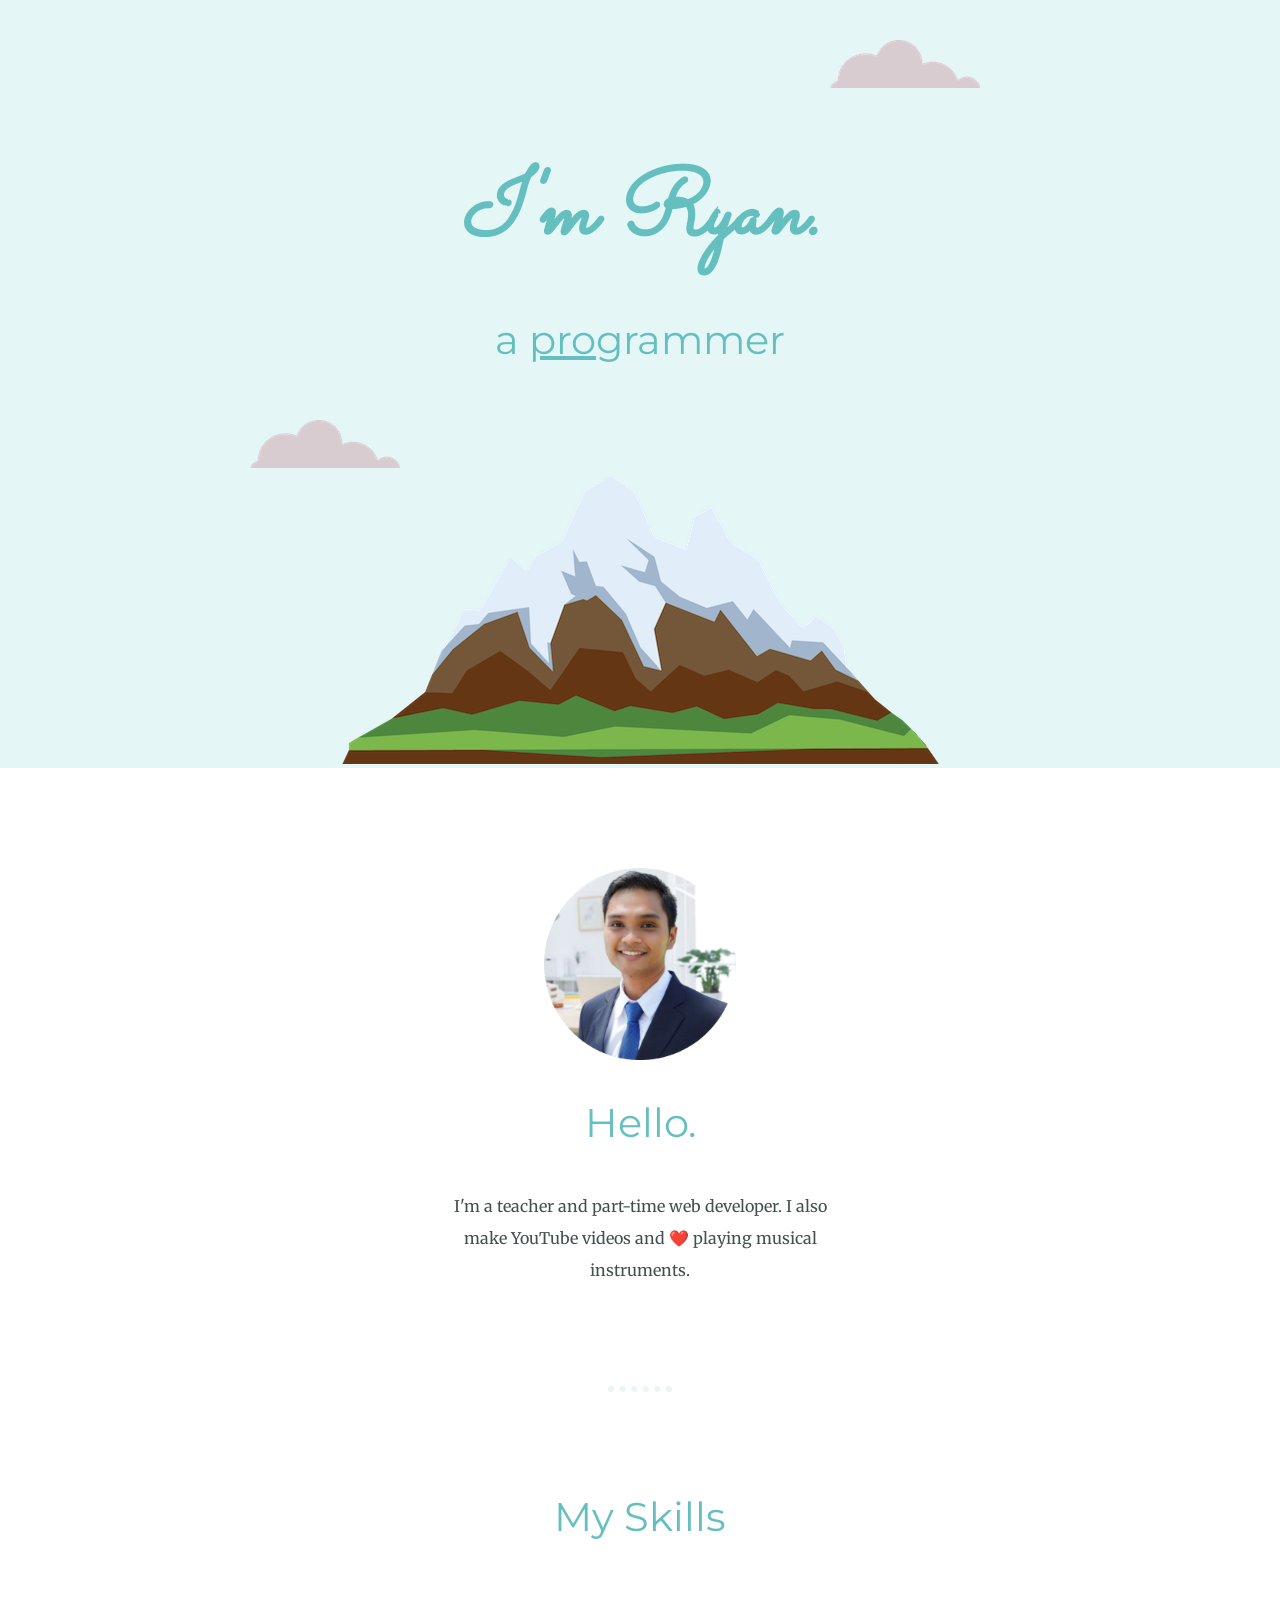
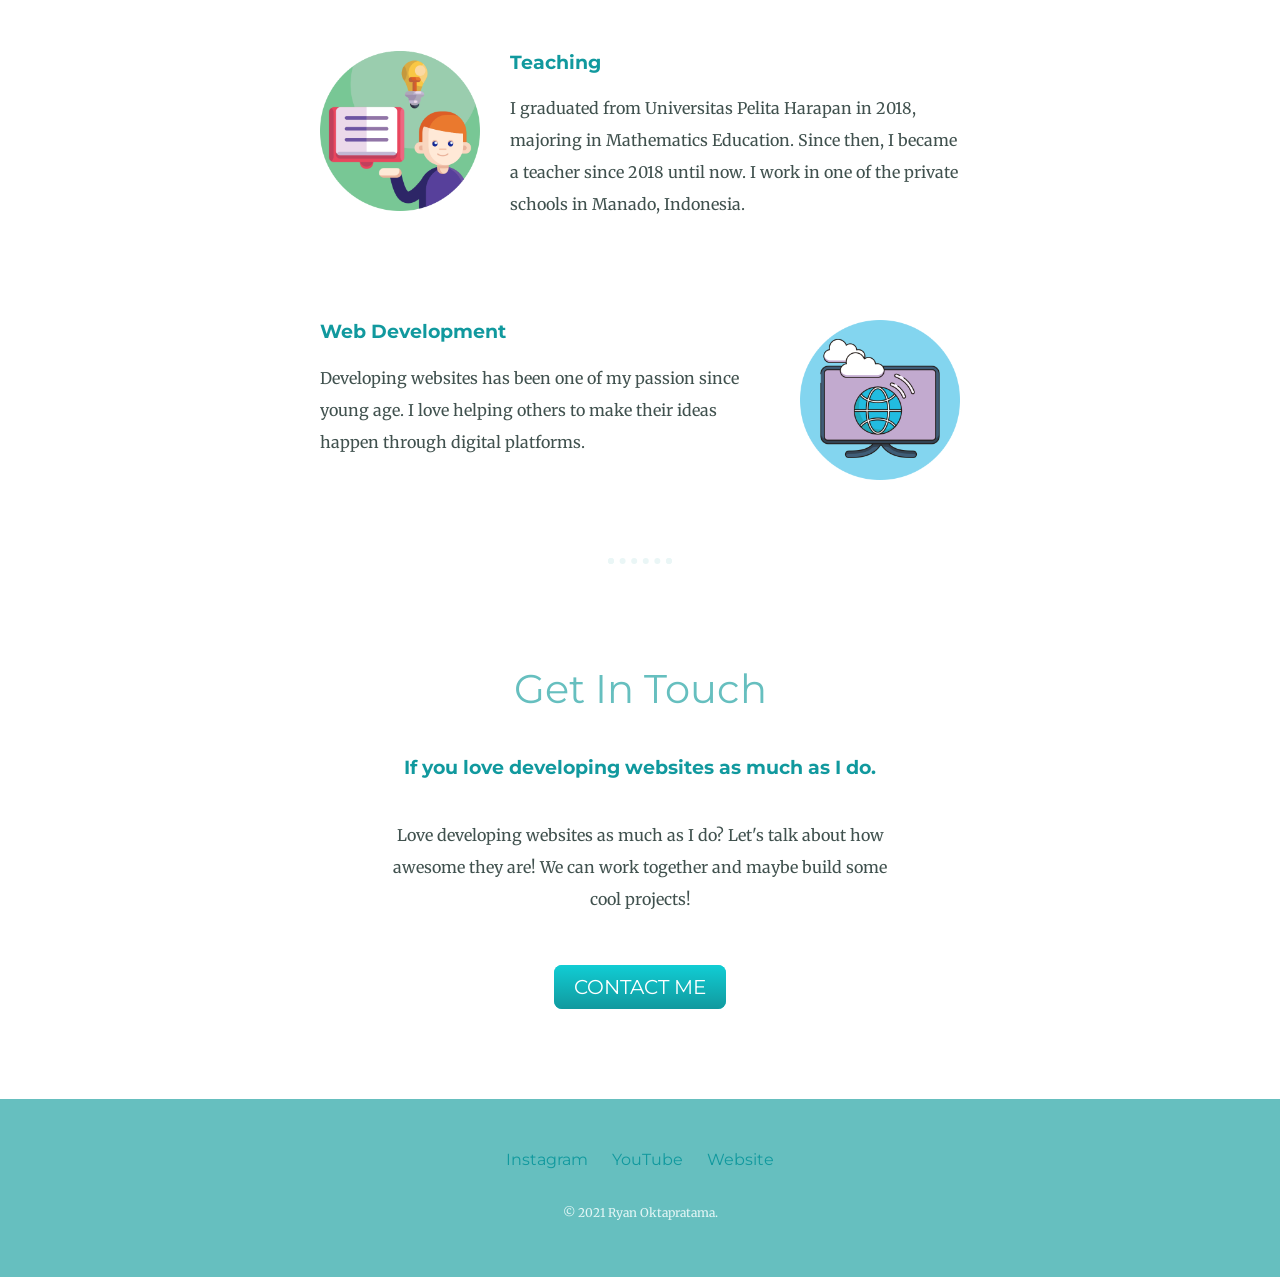
<file: index.html>
<!DOCTYPE html>
<html>
  <head>
    <meta charset="utf-8">
    <title>Ryan Oktapratama</title>
    <link rel="stylesheet" href="css/styles.css">
    <link rel="icon" href="images/vlogger.png">
    <link href="https://fonts.googleapis.com/css2?family=Merriweather&family=Montserrat&family=Sacramento&display=swap" rel="stylesheet">
  </head>
  <body>
  <div class="top-container">
    <img class="top-cloud" src="images/cloud.png" alt="cloud-img">
    <div class="title-text">
      <h1><em>I'm Ryan.</em></h1>
      <h2>a <span class="pro">pro</span>grammer</h2>
    </div>
    <img class="bottom-cloud" src="images/cloud.png" alt="cloud-img">
    <img src="images/mountain.png" alt="mountain-img">
  </div>
  <div class="middle-container">
    <div class="profile">
      <img class="ryan" src="images/ryan.png" alt="ryan">
      <h2>Hello.</h2>
      <p class="introduction">I'm a teacher and part-time web developer. I also make YouTube videos and ❤️ playing musical instruments.</p>
    </div>
    <hr>
    <div class="skills">
      <h2>My Skills</h2>
      <div class="skill-row">
        <img class="teaching" src="images/online teaching.png" alt="teaching">
        <h3>Teaching</h3>
        <p>I graduated from Universitas Pelita Harapan in 2018, majoring in Mathematics Education. Since then, I became a teacher since 2018 until now. I work in one of the private schools in Manado, Indonesia.</p>
      </div>
      <div class="skill-row">
        <img class="web-development" src="images/web development.png" alt="web-development">
        <h3>Web Development</h3>
        <p>Developing websites has been one of my passion since young age. I love helping others to make their ideas happen through digital platforms.</p>
      </div>
    </div>
    <hr>
    <div class="contact-me">
      <h2>Get In Touch</h2>
      <h3>If you love developing websites as much as I do.</h3>
      <p class="contact-message">Love developing websites as much as I do? Let's talk about how awesome they are! We can work together and maybe build some cool projects!</p>
      <a class="btn" href="mailto:ryanroguespeed@gmail.com">CONTACT ME</a>
    </div>
  </div>


  <div class="bottom-container">
    <a class="footer-link" href="https://www.instagram.com/ryan.oktapratama">Instagram</a>
    <a class="footer-link" href="https://youtube.com/c/RyanOktapratama">YouTube</a>
    <a class="footer-link" href="https://www.ryanandfey.com/">Website</a>
    <p class="copyright-message">© 2021 Ryan Oktapratama.</p>
  </div>

  </body>
</html>
</file>
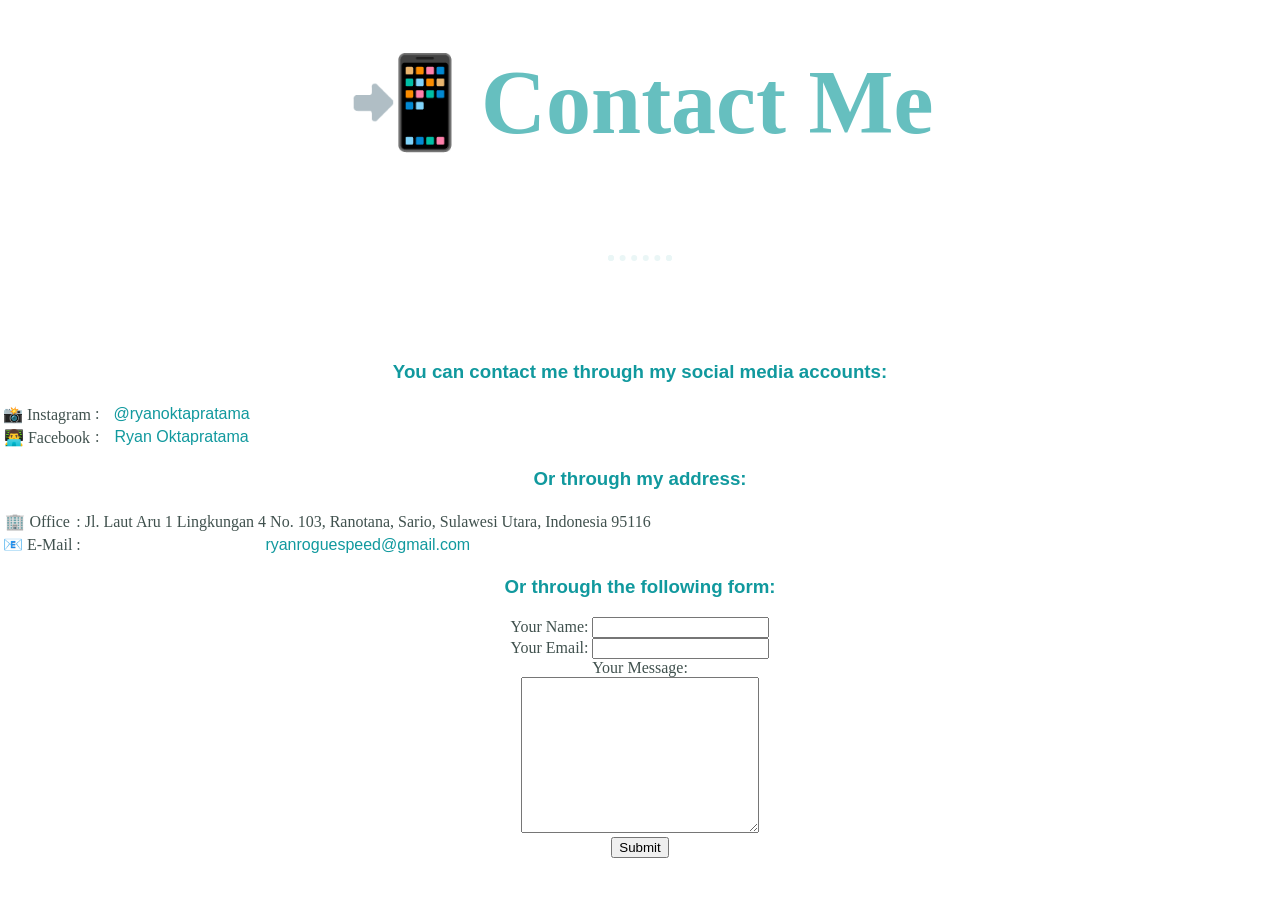
<file: contact-me.html>
<!DOCTYPE html>
<html>
  <head>
    <meta charset="utf-8">
    <title>Contact Me</title>
    <link rel="stylesheet" href="css/styles.css">
  </head>
  <body>
    <h1>📲 Contact Me</h1>
    <hr>
    <h3>You can contact me through my social media accounts:</h3>
    <table>
      <tr>
        <td>📸 Instagram</td>
        <td>:</td>
        <td><a href="https://instagram.com/ryan.oktapratama">@ryanoktapratama</a></td>
      </tr>
      <tr>
        <td>👨‍💻 Facebook</td>
        <td>:</td>
        <td><a href="https://facebook.com/ryan.oktapratama">Ryan Oktapratama</a></td>
      </tr>
    </table>
    <h3>Or through my address:</h3>
    <table>
      <tr>
        <td>🏢 Office</td>
        <td>:</td>
        <td>Jl. Laut Aru 1 Lingkungan 4 No. 103, Ranotana, Sario, Sulawesi Utara, Indonesia 95116</td>
      </tr>
      <tr>
        <td>📧 E-Mail</td>
        <td>:</td>
        <td><a href="mailto:ryanroguespeed@gmail.com">ryanroguespeed@gmail.com</a></td>
      </tr>
    </table>
    <h3>Or through the following form:</h3>
    <form action="mailto:ryanroguespeed@gmail.com" method="post" enctype="text/plain">
      <label>Your Name:</label>
      <input type="text" name="yourName" value=""><br>
      <label>Your Email:</label>
      <input type="email" name="yourEmail" value=""><br>
      <label>Your Message:</label><br>
      <textarea name="yourMessage" rows="10" cols="27"></textarea><br>
      <input type="submit" name="">
    </form>
  </body>
</html>
</file>
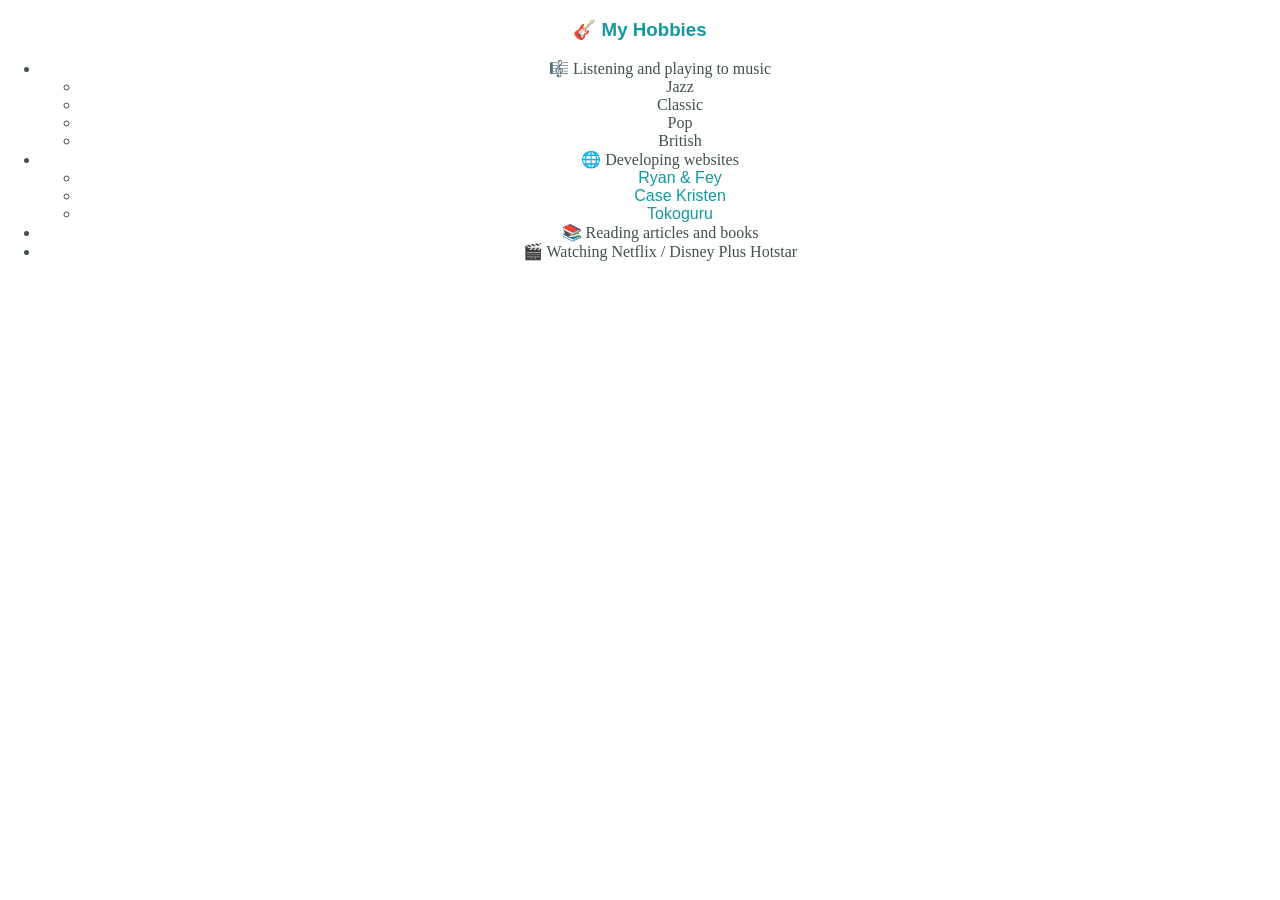
<file: my-hobbies.html>
<!DOCTYPE html>
<html lang="en">
  <head>
    <meta charset="utf-8">
    <title>My Hobbies</title>
    <link rel="stylesheet" href="css/styles.css">
  </head>
  <body>
    <h3>🎸 My Hobbies</h3>
    <ul>
      <li>🎼 Listening and playing to music</li>
        <ul>
          <li>Jazz</li>
          <li>Classic</li>
          <li>Pop</li>
          <li>British</li>
        </ul>
      <li>🌐 Developing websites</a></li>
        <ul>
          <li>
            <a href="https://ryanandfey.com">Ryan & Fey</a>
          </li>
          <li>
            <a href="https://casekristen.com">Case Kristen</a>
          </li>
          <li>
            <a href="https://tokoguru.id">Tokoguru</a>
          </li>
        </ul>
      <li>📚 Reading articles and books</li>
      <li>🎬 Watching Netflix / Disney Plus Hotstar</li>
    </ul>
  </body>
</html>
</file>
<file: css/styles.css>
/***************TAG SELECTORS***************/

body {
  color: #40514E;
  margin: 0;
  text-align: center;
  font-family: 'Merriweather', serif;
}

h1 {
  margin: 50px auto 0 auto;
  font-family: 'Sacramento', cursive;
  font-size: 5.625rem;
  color: #66BFBF;
}

h2 {
  font-family: 'Montserrat', sans-serif;
  font-size: 2.5rem;
  color: #66BFBF;
  font-weight: normal;
  padding-bottom: 10px;
}

h3 {
  font-family: 'Montserrat', sans-serif;
  color: #11999E;
}

a {
  color: #11999E;
  font-family: 'Montserrat', sans-serif;
  margin: 10px;
  text-decoration: none;
}

a:hover {
  color: #EAF6F6
}

p {
  color: #40514E;
  line-height: 2;
}

hr {
  border: dotted #EAF6F6 6px;
border-bottom: none;
  width: 4%;
  margin: 100px auto;
}

/***************CLASS SELECTORS***************/

.top-container {
  background-color: #e4f6f6;
  position: relative;
  padding-top: 100px;
}

.middle-container {
  margin: 100px 0;
}

.bottom-container {
  background-color: #66BFBF;
  padding: 50px 0 20px;
}

.ryan {
  width: 15%;
  height: auto;
}

.pro {
  text-decoration: underline;
}

.introduction {
  width: 30%;
  margin: auto;
}

.top-cloud {
  position: absolute;
  right: 300px;
  top: 40px;
}

.bottom-cloud {
  position: absolute;
  left: 250px;
  bottom: 300px;
}

.skill-row {
  width: 50%;
  margin: 100px auto 100px auto;
  text-align: left;
}

.teaching {
  width: 25%;
  float: left;
  margin-right: 30px;
}

.web-development {
  width: 25%;
  float: right;
  margin-left: 30px;
}

.contact-message {
  width: 40%;
  margin: 40px auto 60px;
}

.btn {
  background: #11CDD4;
  background-image: -webkit-linear-gradient(top, #11CDD4, #11999E);
  background-image: -moz-linear-gradient(top, #11CDD4, #11999E);
  background-image: -ms-linear-gradient(top, #11CDD4, #11999E);
  background-image: -o-linear-gradient(top, #11CDD4, #11999E);
  background-image: linear-gradient(to bottom, #11CDD4, #11999E);
  -webkit-border-radius: 8;
  -moz-border-radius: 8;
  border-radius: 8px;
  font-family: 'Montserrat', sans-serif;
  color: #ffffff;
  font-size: 20px;
  padding: 10px 20px 10px 20px;
  text-decoration: none;
}

.btn:hover {
  background: #30E3CB;
  background-image: -webkit-linear-gradient(top, #30E3CB, #2BC4AD);
  background-image: -moz-linear-gradient(top, #30E3CB, #2BC4AD);
  background-image: -ms-linear-gradient(top, #30E3CB, #2BC4AD);
  background-image: -o-linear-gradient(top, #30E3CB, #2BC4AD);
  background-image: linear-gradient(to bottom, #30E3CB, #2BC4AD);
  text-decoration: none;
}

.copyright-message {
  color: #e4f6f6;
  font-size: 0.75rem;
  padding: 20px 0;
}
</file>
